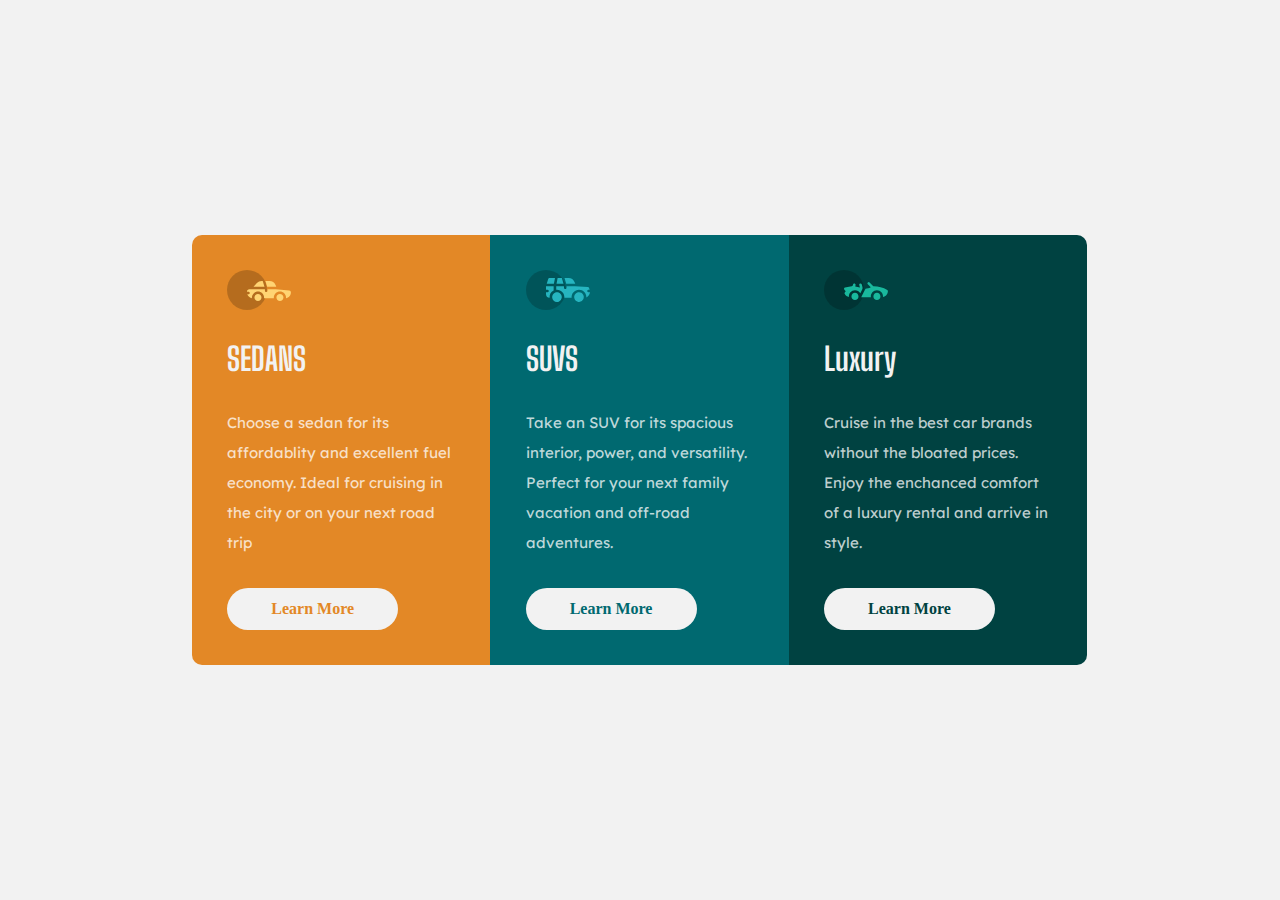
<file: index.html>
<!DOCTYPE html>
<html lang="en">
  <head>
    <meta charset="UTF-8" />
    <meta http-equiv="X-UA-Compatible" content="IE=edge" />
    <meta name="viewport" content="width=device-width, initial-scale=1.0" />
    <link rel="shotcut icon" href="favicon-32x32.png" />

    <!-- Google Font -->
    <link rel="preconnect" href="https://fonts.googleapis.com" />
    <link rel="preconnect" href="https://fonts.gstatic.com" crossorigin />
    <link
      href="https://fonts.googleapis.com/css2?family=Lexend+Deca&display=swap"
      rel="stylesheet"
    />
    <link href="https://fonts.googleapis.com/css2?family=Big+Shoulders+Display:wght@700&display=swap" rel="stylesheet">

    <link rel="stylesheet" type="text/css" href="index.css" />
    <title>Flex - Sudan_SUVS_Luxury</title>
  </head>
  <body>
    <main>
      <div id="col-container">

        <div id="orange" class="box">
          <div class="box-icon">
            <img src="icon-sedans.svg" />
          </div>
          <h1>SEDANS</h1>
          <p>
            Choose a sedan for its affordablity and excellent fuel economy.
            Ideal for cruising in the city or on your next road trip
          </p>
          <a href="grid.html">Learn More</a>
        </div>

        <div id="dark-cyan" class="box">
            <div class="box-icon">
                <img src="icon-suvs.svg" />
              </div>
          <h1>SUVS</h1>
          <p>
            Take an SUV for its spacious interior, power, and versatility. Perfect for your next family vacation and off-road adventures.
          </p>
          <a href="grid.html">Learn More</a>
        </div>

        <div id="very-dark-cyan" class="box">
          <div class="box-icon">
            <img src="icon-luxury.svg" />
          </div>
          <h1>Luxury</h1>
          <p>
            Cruise in the best car brands without the bloated prices. Enjoy the enchanced comfort of a luxury rental and arrive in style.
          </p>
          <a href="grid.html">Learn More</a>
        </div>
      </div>
    </main>
  </body>
</html>
</file>
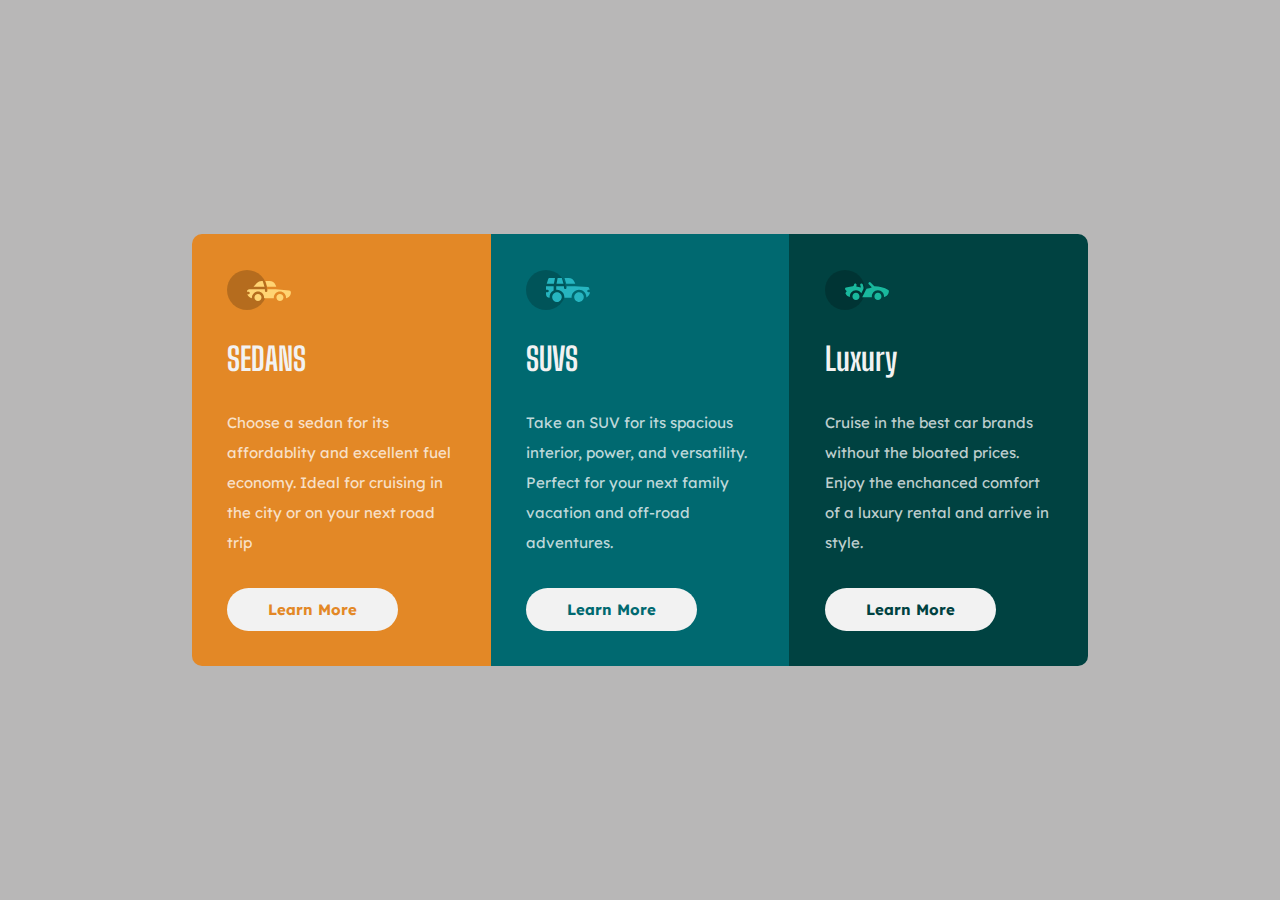
<file: grid.html>
<!DOCTYPE html>
<html lang="en">
  <head>
    <meta charset="UTF-8" />
    <meta http-equiv="X-UA-Compatible" content="IE=edge" />
    <meta name="viewport" content="width=device-width, initial-scale=1.0" />
    <link rel="shortcut icon" href="favicon-32x32.png" />

    <!-- Google Font -->
    <link rel="preconnect" href="https://fonts.googleapis.com" />
    <link rel="preconnect" href="https://fonts.gstatic.com" crossorigin />
    <link
      href="https://fonts.googleapis.com/css2?family=Lexend+Deca&display=swap"
      rel="stylesheet"
    />
    <link
      href="https://fonts.googleapis.com/css2?family=Big+Shoulders+Display:wght@700&display=swap"
      rel="stylesheet"
    />

    <!-- css style -->
    <link rel="stylesheet" type="text/css" href="grid.css" />
    <title>Grid - Sudan_SUVS_Luxury</title>
  </head>
  <body>
    <main>
      <div class="grid-box" id="orange-box">
        <img src="icon-sedans.svg" />

        <h1>SEDANS</h1>
        <p>
          Choose a sedan for its affordablity and excellent fuel economy. Ideal
          for cruising in the city or on your next road trip
        </p>
        <a href="index.html">Learn More</a>
      </div>

      <div class="grid-box" id="dark-green-box">
        <img src="icon-suvs.svg" />
        <h1>SUVS</h1>
        <p>
          Take an SUV for its spacious interior, power, and versatility. Perfect
          for your next family vacation and off-road adventures.
        </p>
        <a href="index.html">Learn More</a>
      </div>


      <div class="grid-box" id="super-dark-green-box">
            <img src="icon-luxury.svg" />
          <h1>Luxury</h1>
          <p>
            Cruise in the best car brands without the bloated prices. Enjoy the enchanced comfort of a luxury rental and arrive in style.
          </p>
          <a href="index.html">Learn More</a>
      </div>
    </main>
  </body>
</html>
</file>
<file: index.css>
*{
    margin:0;
    padding: 0;
    box-sizing: border-box;
}

body{
    width: 100%;
    height: 100vh;
}

main, #col-container, .box, .box-icon {
    display: flex;
}
main{
    width: 100%;
    height: 100vh;
    background-color: hsl(0, 0%, 95%);
    flex-direction: column;
    justify-content: center;
}

#col-container{
    height: auto;
    width: 70%;
    margin: auto;
    border-radius: 10px;
}

.box{
    width: 33.3%;
    height: 100%;
    padding: 2.2em;
    color: #fff;
    flex-direction: column;
    justify-content: space-between;
}

.box * {
    margin-top: 30px;
}

.box-icon img{
  margin-top: 0 !important;
}

.box p{
    color:hsla(0, 0%, 100%, 0.75);
    line-height: 2;
    font-size: 15px;
    font-family: 'Lexend Deca', sans-serif;
    height: 60% !important;
}


.box .box-text{
    height: 60%;
}

.box-icon{
    margin-top: 0;
}

.box h1{
    font-family: 'Big Shoulders Display', cursive;
}

.box h1{
    color: hsl(0, 0%, 95%);
}

.box a{
    border-radius: 50px;
    padding: 12px 24px;
    font-weight: bolder;
    margin-top: 30px;
    width: fit-content;
    text-decoration: none;
    background-color: hsl(0, 0%, 95%);
    font-size: 16px;
    height: 60%;
    width: 75%;
    text-align: center;
}

.box a:hover, .box a:focus{
    border: 2px solid hsla(0, 0%, 100%, 0.75) !important;
    color: hsla(0, 0%, 100%, 0.75) !important;
    background-color: transparent !important;
    padding: 10px 20px;
}

#orange{
    background-color: hsl(31, 77%, 52%);
    border-top-left-radius: 10px;
    border-bottom-left-radius: 10px;
}

#orange a{
    color: hsl(31, 77%, 52%) ;
}

#dark-cyan{
    background-color: hsl(184, 100%, 22%);
}

#dark-cyan a{
    color: hsl(184, 100%, 22%) ;
}

#very-dark-cyan{
    background-color: hsl(179, 100%, 13%);
    border-top-right-radius: 10px;
    border-bottom-right-radius: 10px;
}

#very-dark-cyan a{
    color: hsl(179, 100%, 13%) ;
}

@media (max-width: 1000px) {
    main{
        height: auto;
    }

  
}

@media (max-width: 970px) {
    main{
        padding: 50px 25px;
    }
    #col-container{
        width: 100%;
    }

    .box a{
        width: 100%;
        white-space: nowrap;
        text-align: center;
    }
}


@media (max-width: 620px) {
    #col-container {
      flex-direction: column;
      height: auto;
      width: 70%;
    }
    .box {
      width: 100%;
      margin: auto;
    }
  
    .box * {
      margin-top: 30px;
    }
  
    .box-icon {
      margin-top: 0 !important;
    }

    .box-icon .img{
      margin-top: 0 !important;
    }
  
    #orange {
      background-color: hsl(31, 77%, 52%);
      border-top-left-radius: 10px;
      border-top-right-radius: 10px;
      border-bottom-left-radius: 0px;
    }
  
    #very-dark-cyan {
      background-color: hsl(179, 100%, 13%);
      border-top-right-radius: 0px;
      border-bottom-right-radius: 10px;
      border-bottom-left-radius: 10px;
  
    }
  }

@media (max-width: 400px) {
    #col-container {
        width: 90%;
    }

    .box{
        width: 100%;
    }
}
</file>
<file: grid.css>
* {
  margin: 0;
  padding: 0;
  box-sizing: border-box;
}

body {
  width: 100%;
  height: 100vh;
  display: grid;
  place-items: center;
  background-color: hsl(0, 1%, 72%);
}

main {
  display: grid;
  grid-template-areas: "#orange-box #dark-green-box #super-dark-green-box";
  grid-template-columns: 1fr 1fr 1fr;
  width: 70%;
  height: fit-content;
  border-radius: 10px;
}

.grid-box {
  padding: 2.2em;
  height: 100%;
  display: grid;
}

.grid-box * {
  padding-top: 30px;
}

.grid-box img {
  padding-top: 0;
}

.grid-box h1 {
  font-family: "Big Shoulders Display", cursive;
  color: hsl(0, 0%, 95%);
}

.grid-box p {
  color: hsla(0, 0%, 100%, 0.75);
  line-height: 2;
  height: 60% !important;
}

.grid-box p,
.grid-box a {
  font-family: "Lexend Deca", sans-serif;
  font-size: 15px;
}
.grid-box a {
  display: grid;
  place-content: center;
  border-radius: 50px;
  padding: 12px 24px;
  font-weight: bold;
  margin-top: 30px;
  text-decoration: none;
  background-color: hsl(0, 0%, 95%);
  font-size: 15px;
  white-space: nowrap;
  height: 60%;
  width: 75%;
}

.grid-box a:hover,
.grid-box a:focus {
  border: 2px solid hsla(0, 0%, 100%, 0.75) !important;
  color: hsla(0, 0%, 100%, 0.75) !important;
  background-color: transparent !important;
  padding: 10px 24px;
}

#orange-box {
  background-color: hsl(31, 77%, 52%);
  border-top-left-radius: 10px;
  border-bottom-left-radius: 10px;
}

#orange-box a {
  color: hsl(31, 77%, 52%);
}

#dark-green-box {
  background-color: hsl(184, 100%, 22%);
}

#dark-green-box a {
  color: hsl(184, 100%, 22%);
}

#super-dark-green-box {
  background-color: hsl(179, 100%, 13%);
  border-top-right-radius: 10px;
  border-bottom-right-radius: 10px;
}

#super-dark-green-box a {
  color: hsl(179, 100%, 13%);
}

@media (max-width: 900px) {
  main {
    width: 80%;
  }
}

@media (max-width: 760px) {
    main {
      width: 90%;
    }

    .grid-box {
        padding: 1.2em;
    }
  }

  @media (max-width: 600px) {
    main {
      width: 95%;
    }
  }

  @media (max-width: 600px) {
    body{
        padding: 2em 0;
    }

    main {
      width: 70%;
      grid-template-areas: "#orange-box #dark-green-box #super-dark-green-box";
      grid-template-columns: 1fr;
    }

    .grid-box{
        padding: 2em;
    }

    #orange-box {
        background-color: hsl(31, 77%, 52%);
        border-top-left-radius: 10px;
        border-top-right-radius: 10px;
        border-bottom-left-radius: 0px;
      }

      #super-dark-green-box {
        background-color: hsl(179, 100%, 13%);
        border-top-right-radius: 0px;
        border-bottom-right-radius: 10px;
        border-bottom-left-radius: 10px;
      }

      .grid-box a {
          width: 50%;
          
      }
  }

  @media (max-width: 400px) {
    main {
        width: 80%;
    }
  }
</file>
